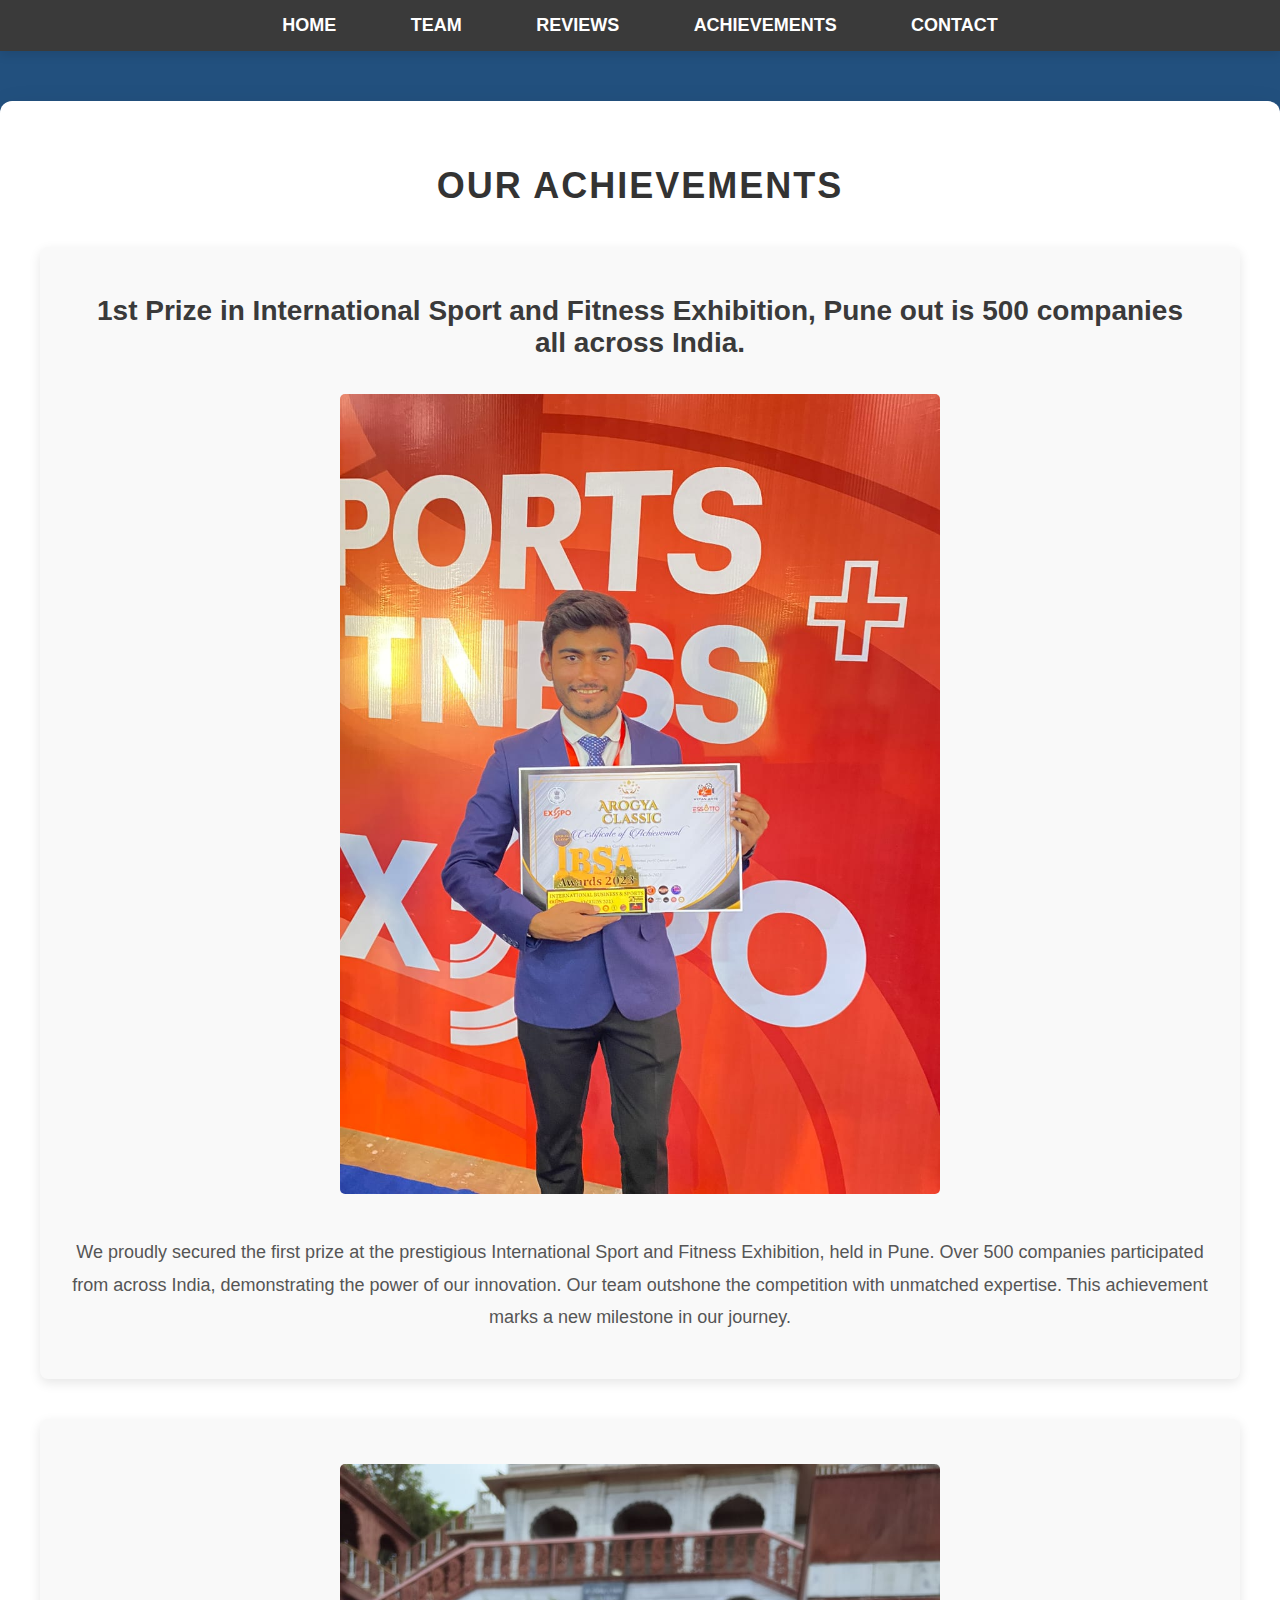
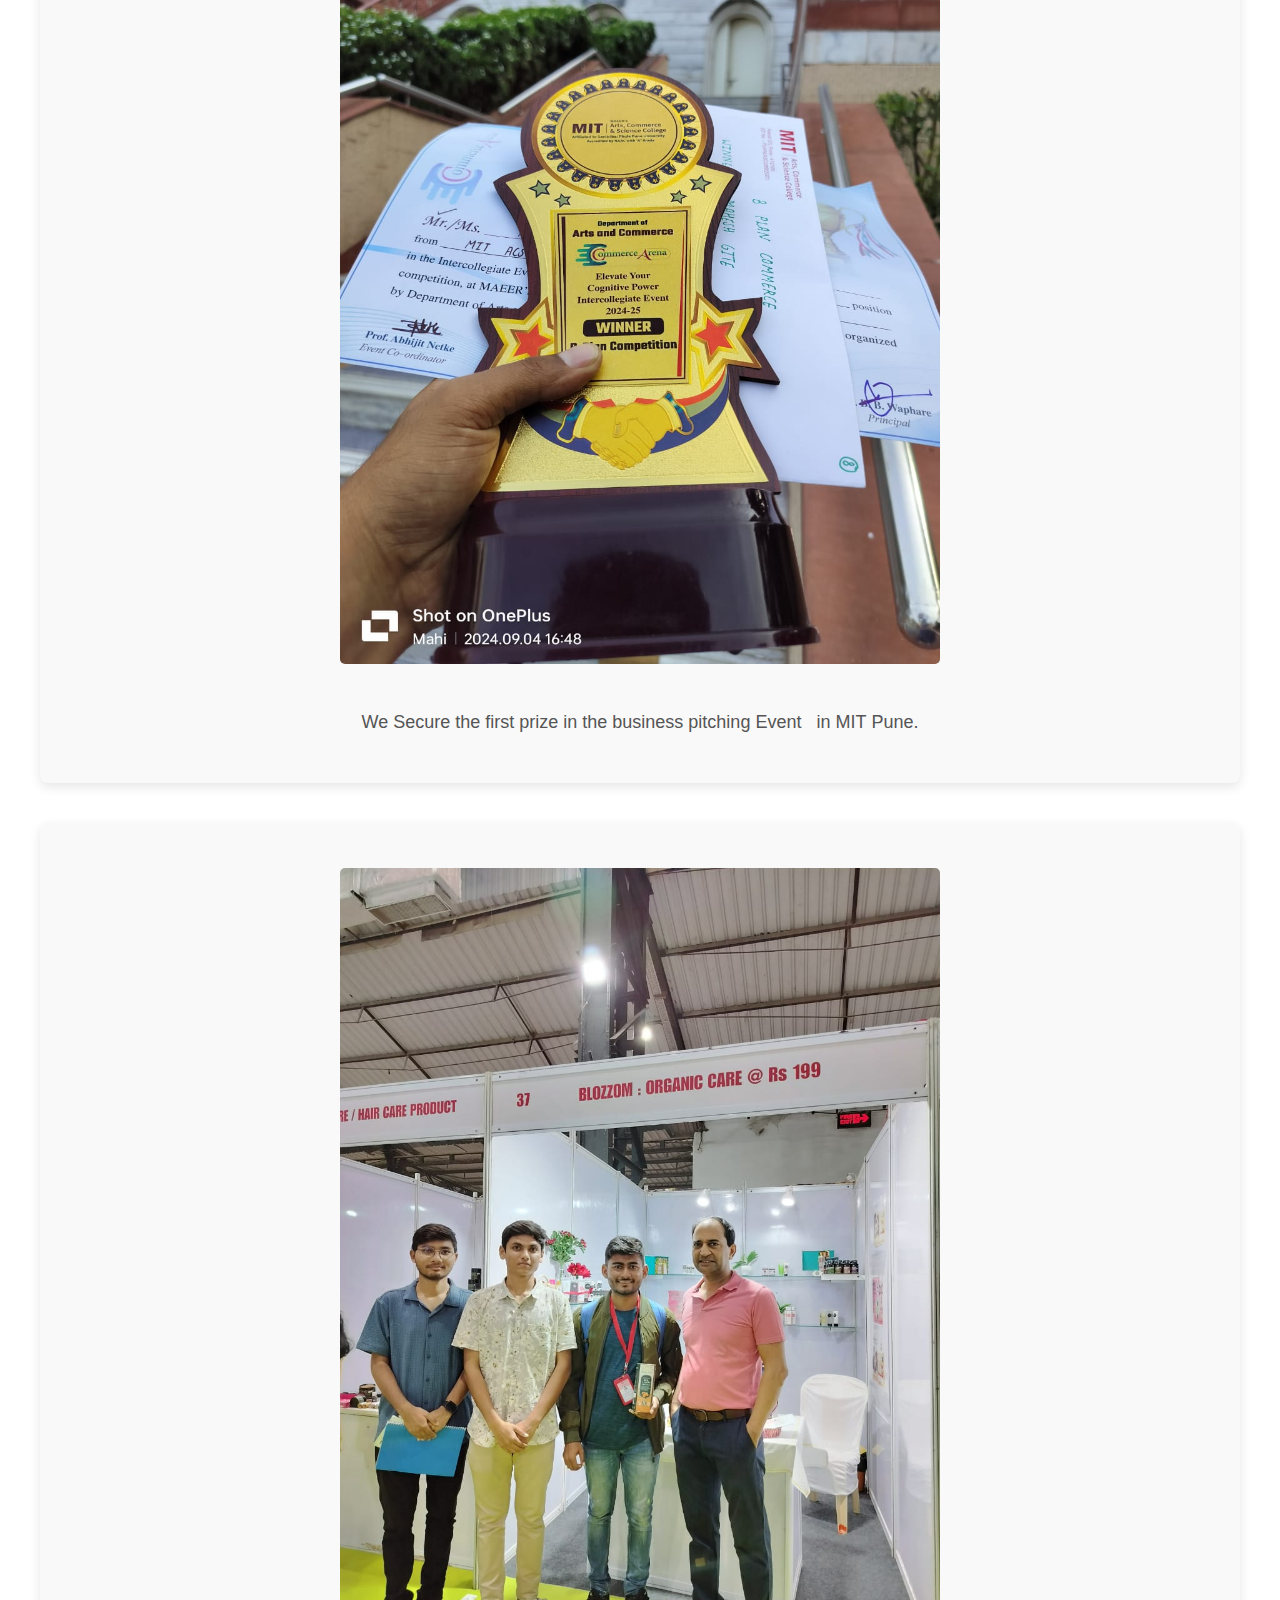
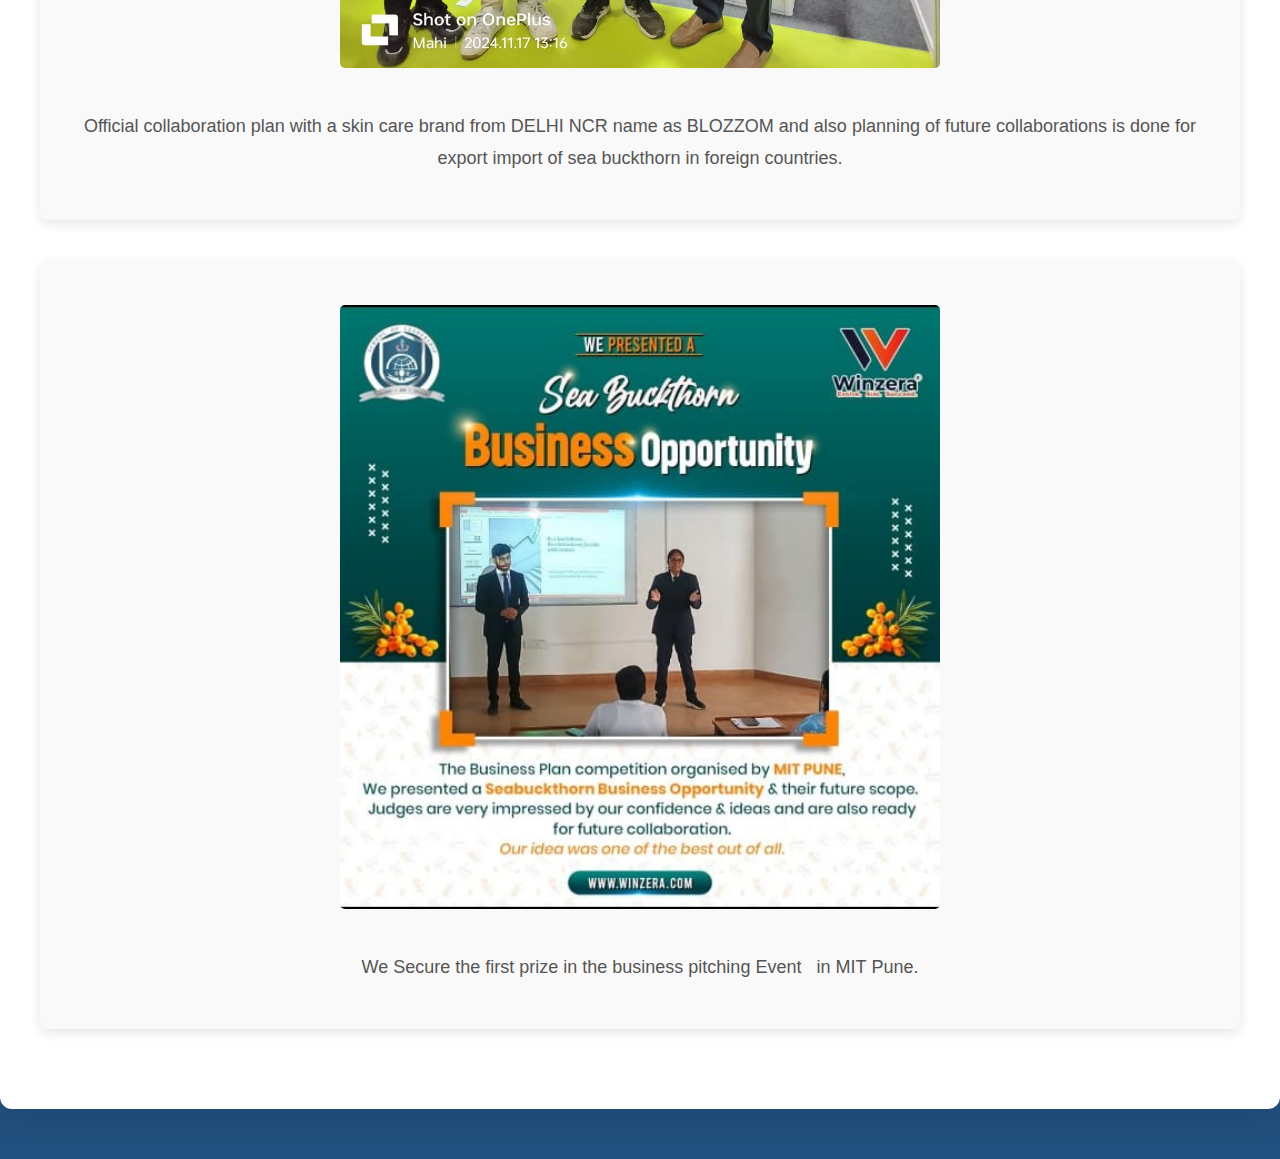
<file: achievements.html>
<!DOCTYPE html>
<html lang="en">
<head>
  <meta charset="UTF-8">
  <meta name="viewport" content="width=device-width, initial-scale=1.0">
  <title>Achievements</title>
  <link rel="stylesheet" href="achivement.css">

</head>
<body>
  <!-- Navigation Bar -->
  <header>
    <nav>
      <ul class="tab-links">
        <li class="tab"><a href="home.html">Home</a></li>
        <li class="tab"><a href="team.html">Team</a></li>
        <li class="tab"><a href="Review.html">Reviews</a></li>
                <li class="tab"><a href="achievements.html">Achievements</a></li>
        <li class="tab"><a href="contact.html">Contact</a></li>
      </ul>
    </nav>
  </header>

  <!-- Achievements Section -->
  <section id="achievements">
    <h1>Our Achievements</h1>

    <!-- Achievement 1 -->
    <div class="achievement" id="ach1">
   
      <h2>1st Prize in International Sport and Fitness Exhibition, Pune out is 500 companies all across India.</h2>
      <img src="ach1.jpg" alt="First Prize in Sport and Fitness Exhibition" />
      <p>
        We proudly secured the first prize at the prestigious International Sport and Fitness Exhibition, held in Pune. Over 500 companies participated from across India, demonstrating the power of our innovation. Our team outshone the competition with unmatched expertise. This achievement marks a new milestone in our journey.
      </p>
    </div>

    <!-- Achievement 2 -->
    <div class="achievement" id="ach2">
      <img src="ach2.jpg" alt="Best Innovation Award at National Fitness Conference" />
      <p>
        We Secure the first prize in the business pitching Event   in MIT Pune.  </p>
    </div>

    <!-- Achievement 3 -->
    <div class="achievement" id="ach3">
  
      <img src="ach3.jpg" alt="Top Fitness Startup of the Year 2023" />
      <p>
        Official collaboration plan with a skin care brand from DELHI NCR name as BLOZZOM and also planning of future collaborations is done for export import of sea buckthorn in foreign countries.     </p>
    </div>

    <!-- Achievement 4 -->
    <div class="achievement" id="ach4">
      <img src="ach4.jpg" alt="Global Recognition in Fitness Solutions" />
      <p>
        We Secure the first prize in the business pitching Event   in MIT Pune.  </p>
    </div>

  </section>
</body>
</html>
</file>
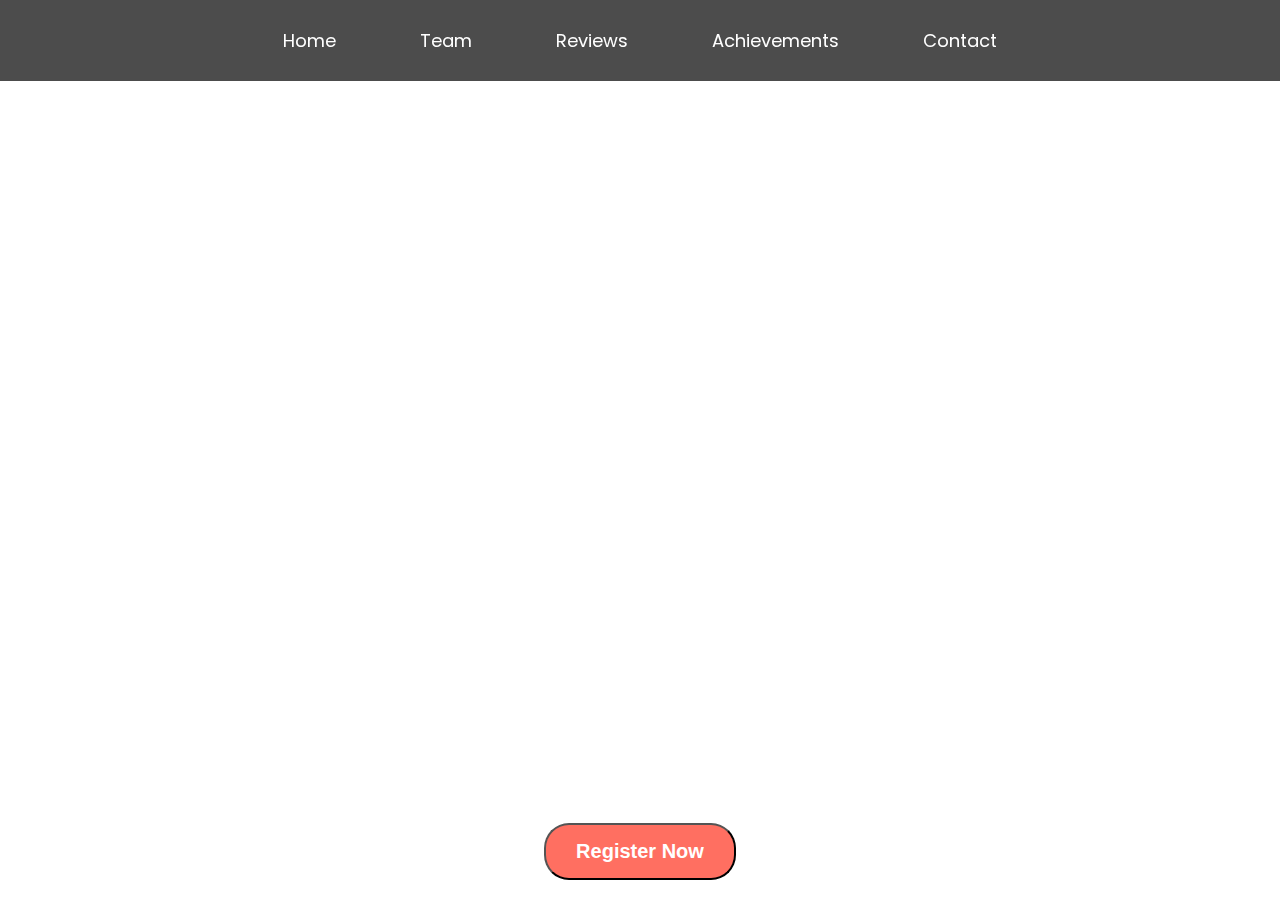
<file: home.html>
<!DOCTYPE html>
<html lang="en">
<head>
  <meta charset="UTF-8">
  <meta name="viewport" content="width=device-width, initial-scale=1.0">
  <title>Team - Mahesh.com</title>
  <link href="https://fonts.googleapis.com/css2?family=Roboto:wght@400;700&family=Poppins:wght@300;400;600&display=swap" rel="stylesheet">
  <link rel="stylesheet" href="home.css">
</head>
<body>
  <!-- Background Video -->
  <video id="background-video" autoplay loop muted>
    <source src="https://marketplace.canva.com/EAGXlsX3nHk/1/document_1440w/canva-8fWuHY28aRk.mp4" type="video/mp4">
    Your browser does not support the video tag.
  </video>

  <!-- Navigation Bar -->
  <header>
    <nav>
      <ul class="tab-links">
        <li class="tab"><a href="home.html">Home</a></li>
        <li class="tab"><a href="team.html">Team</a></li>
        <li class="tab"><a href="Review.html">Reviews</a></li>
        <li class="tab"><a href="achievements.html">Achievements</a></li>
        <li class="tab"><a href="contact.html">Contact</a></li>
      </ul>
    </nav>
  </header>

  <!-- Registration Button -->
  <div id="registration-button-container">
    <button class="register-btn" onclick="toggleRegistrationForm()">Register Now</button>
  </div>

  <!-- Registration Form (Initially Hidden) -->
  <div id="registration-form-container" class="form-container">
    <form id="registration-form" action="https://api.web3forms.com/submit" method="POST">
      <h2>Registration Form</h2>
      
      <!-- Student Name -->
      <div class="form-group">
        <input type="hidden" name="access_key" value="7ea8e3ff-9393-4f44-8ae1-84a250293c1b">
        <label for="student-name">Student Name:</label>
        <input type="text" id="student-name" name="student-name" required>
      </div>

      <!-- Address -->
      <div class="form-group">
        <label for="address">Address:</label>
        <textarea id="address" name="address" rows="4" required></textarea>
      </div>

      <!-- Phone Number -->
      <div class="form-group">
        <label for="phone">Phone Number:</label>
        <input type="tel" id="phone" name="phone" required pattern="[0-9]{10}" placeholder="1234567890">
      </div>

      <!-- Why do you want to join with us? -->
      <div class="form-group">
        <label for="reason">Why do you want to join with us?</label>
        <textarea id="reason" name="reason" rows="4" required></textarea>
      </div>
   
 
      <!-- Submit Button -->
      <div class="form-group">
        <button type="submit">Submit</button>
      </div>
    </form>
  </div>

  <!-- JavaScript -->
  <script>
    function toggleRegistrationForm() {
      var formContainer = document.getElementById('registration-form-container');
      formContainer.classList.toggle('visible');
    }
  </script>

</body>
</html>
</file>
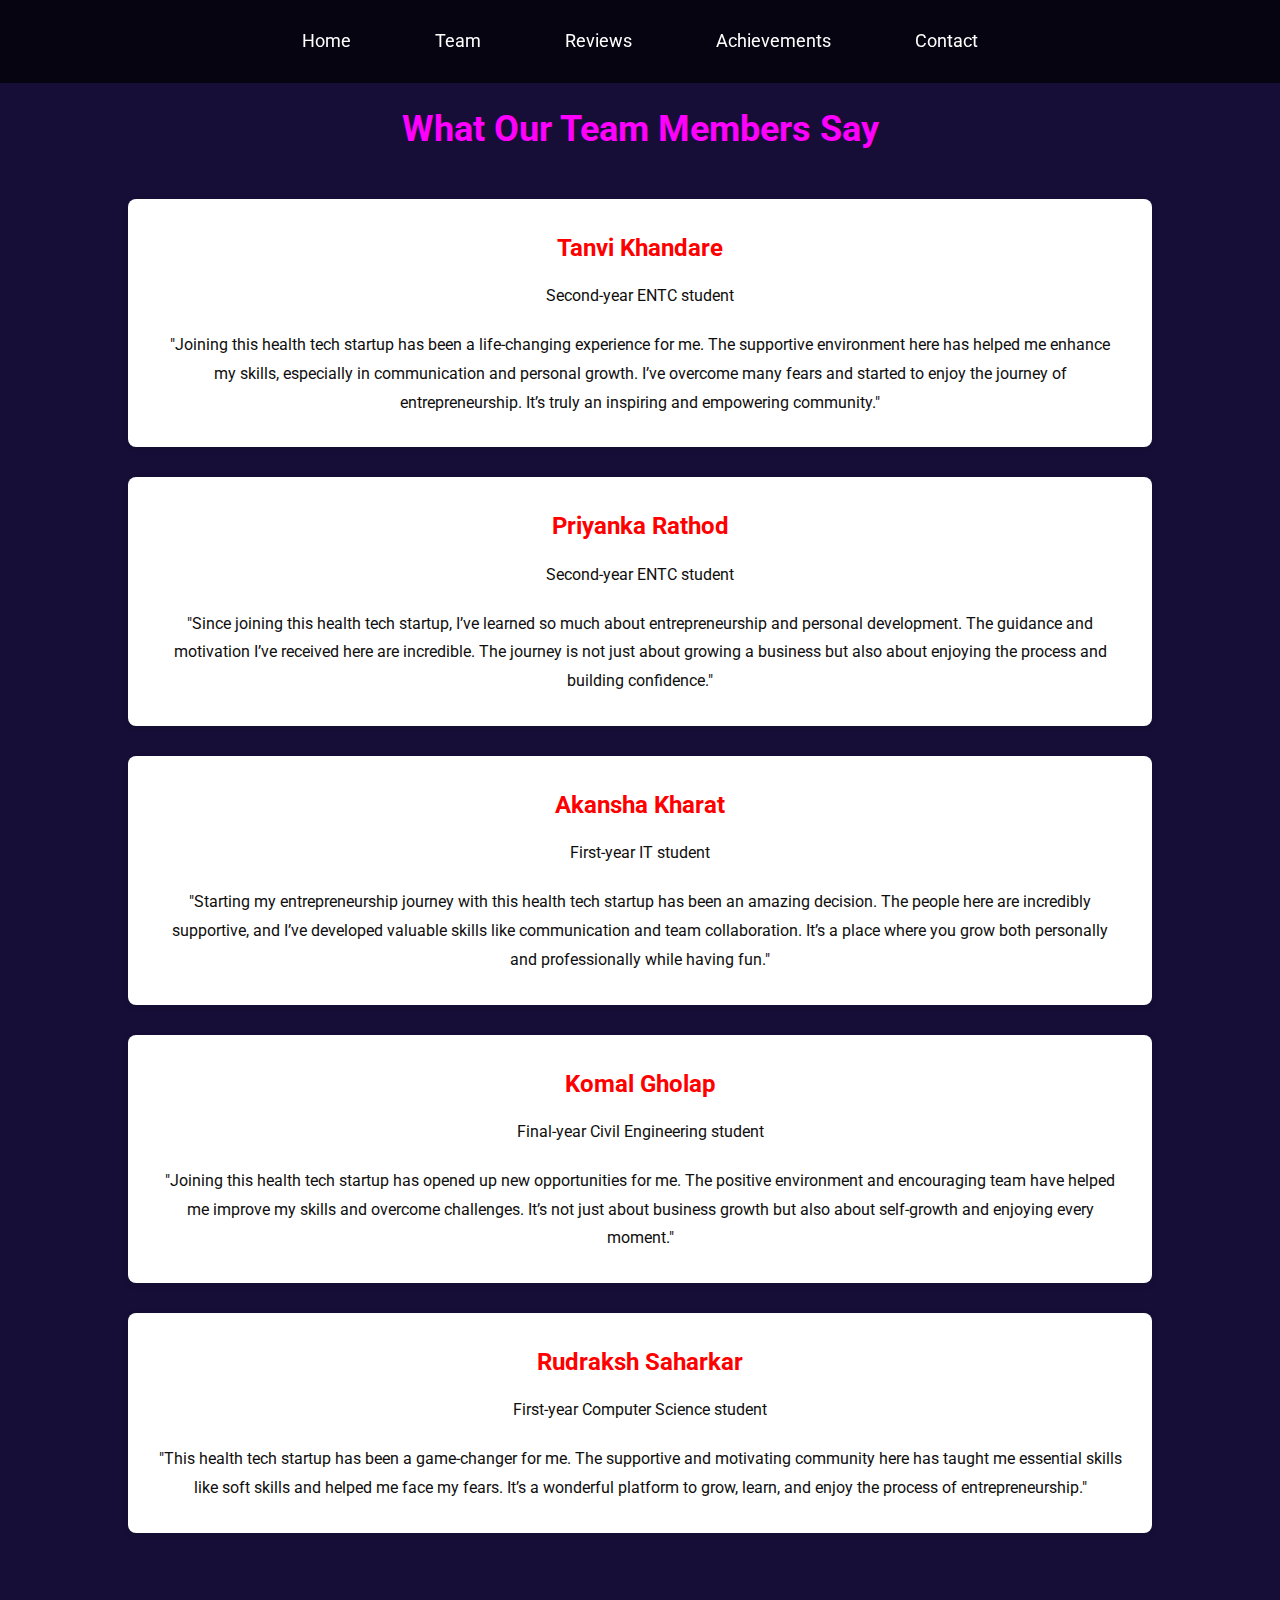
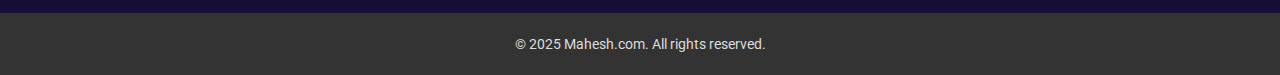
<file: review.html>
<!DOCTYPE html>
<html lang="en">
<head>
  <meta charset="UTF-8">
  <meta name="viewport" content="width=device-width, initial-scale=1.0">
  <title>Reviews - Mahesh.com</title>
  <link href="https://fonts.googleapis.com/css2?family=Roboto:wght@400;700&family=Poppins:wght@300;400;600&display=swap" rel="stylesheet">
  <link rel="stylesheet" href="review.css">
</head>
<body>
  <!-- Background Video
  <video id="background-video" autoplay loop muted>
    <source src="https://marketplace.canva.com/EAGXlsX3nHk/1/document_1440w/canva-8fWuHY28aRk.mp4" type="video/mp4">
    Your browser does not support the video tag.
  </video> -->

  <!-- Navigation Bar -->
  <header>
    <nav>
      <ul class="tab-links">
        <li class="tab"><a href="home.html">Home</a></li>
        <li class="tab"><a href="team.html">Team</a></li>
        <li class="tab"><a href="review.html">Reviews</a></li>
        <li class="tab"><a href="achievements.html">Achievements</a></li>
        <li class="tab"><a href="contact.html">Contact</a></li>
      </ul>
    </nav>
  </header>

  <!-- Reviews Section -->
  <section id="reviews">
    <div class="container">
      <br><br>
      <h1>What Our Team Members Say</h1>

      <!-- Review 1 -->
      <div class="review">
        <div class="review-header">
          <h3>Tanvi Khandare</h3>
          <p>Second-year ENTC student</p>
        </div>
        <p>"Joining this health tech startup has been a life-changing experience for me. The supportive environment here has helped me enhance my skills, especially in communication and personal growth. I’ve overcome many fears and started to enjoy the journey of entrepreneurship. It’s truly an inspiring and empowering community."</p>
      </div>

      <!-- Review 2 -->
      <div class="review">
        <div class="review-header">
          <h3>Priyanka Rathod</h3>
          <p>Second-year ENTC student</p>
        </div>
        <p>"Since joining this health tech startup, I’ve learned so much about entrepreneurship and personal development. The guidance and motivation I’ve received here are incredible. The journey is not just about growing a business but also about enjoying the process and building confidence."</p>
      </div>

      <!-- Review 3 -->
      <div class="review">
        <div class="review-header">
          <h3>Akansha Kharat</h3>
          <p>First-year IT student</p>
        </div>
        <p>"Starting my entrepreneurship journey with this health tech startup has been an amazing decision. The people here are incredibly supportive, and I’ve developed valuable skills like communication and team collaboration. It’s a place where you grow both personally and professionally while having fun."</p>
      </div>

      <!-- Review 4 -->
      <div class="review">
        <div class="review-header">
          <h3>Komal Gholap</h3>
          <p>Final-year Civil Engineering student</p>
        </div>
        <p>"Joining this health tech startup has opened up new opportunities for me. The positive environment and encouraging team have helped me improve my skills and overcome challenges. It’s not just about business growth but also about self-growth and enjoying every moment."</p>
      </div>

      <!-- Review 5 -->
      <div class="review">
        <div class="review-header">
          <h3>Rudraksh Saharkar</h3>
          <p>First-year Computer Science student</p>
        </div>
        <p>"This health tech startup has been a game-changer for me. The supportive and motivating community here has taught me essential skills like soft skills and helped me face my fears. It’s a wonderful platform to grow, learn, and enjoy the process of entrepreneurship."</p>
      </div>
    </div>
  </section>

  <!-- Footer -->
  <footer>
    <p>&copy; 2025 Mahesh.com. All rights reserved.</p>
  </footer>

</body>
</html>
</file>
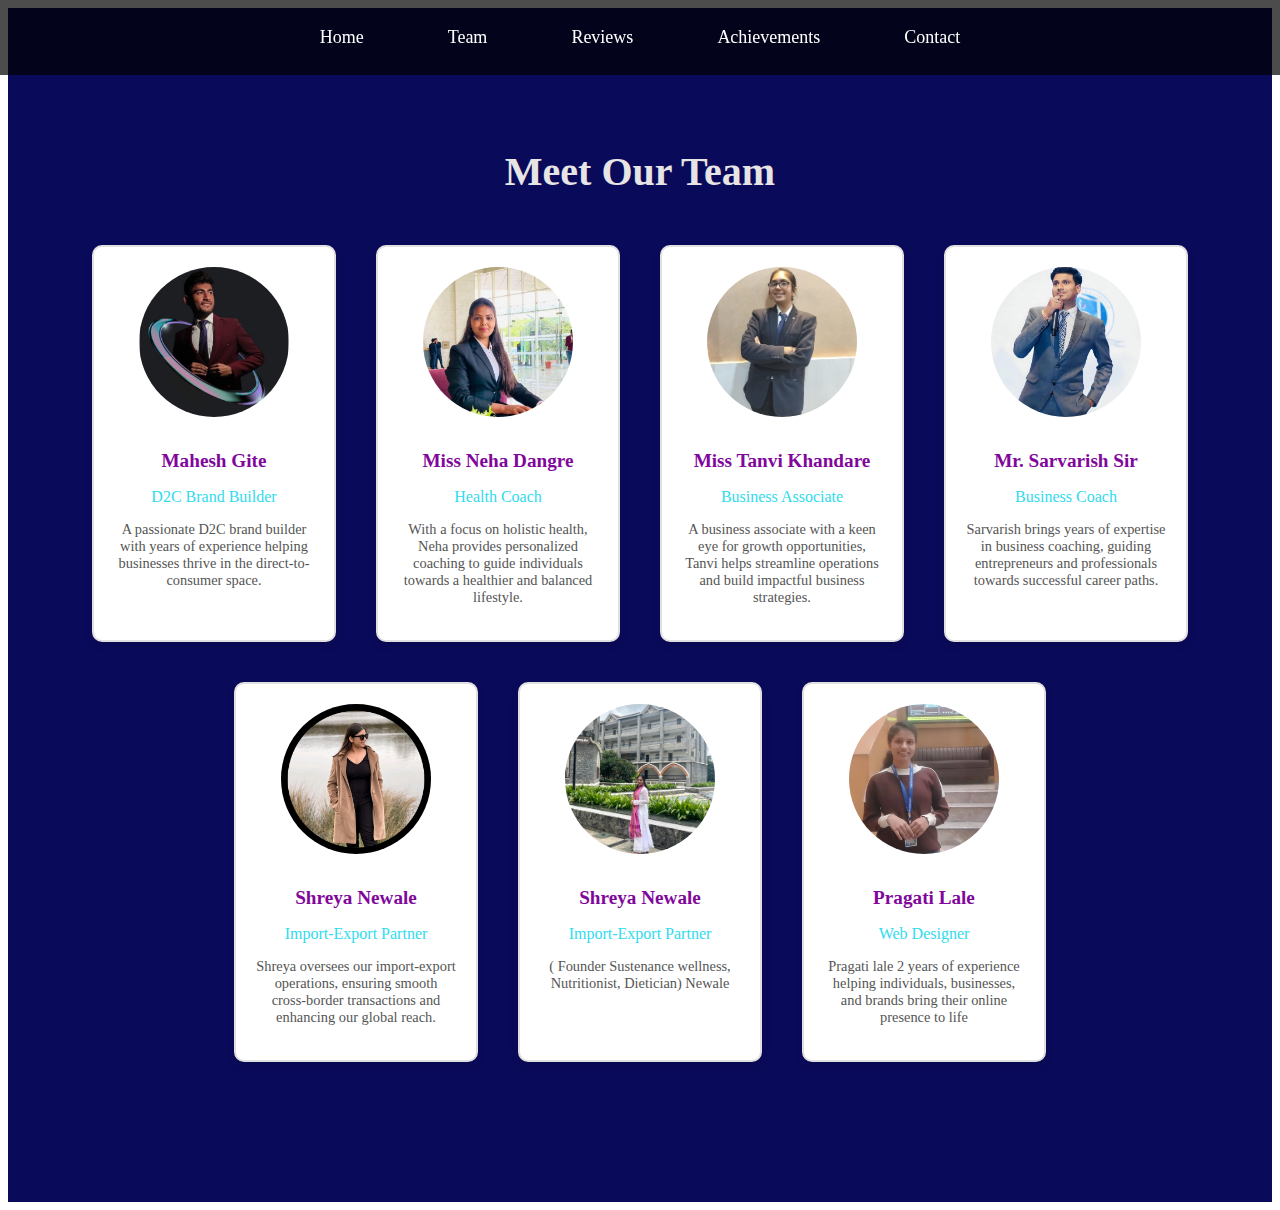
<file: team.html>
<!DOCTYPE html>
<html lang="en">
<head>
  <meta charset="UTF-8">
  <meta name="viewport" content="width=device-width, initial-scale=1.0">
  <title>Team - Mahesh.com</title>
  <link href="https://fonts.googleapis.com/css2?family=Roboto:wght@400;700&family=Poppins:wght@300;400;600&display=swap" rel="stylesheet">
  <link rel="stylesheet" href="team.css">
</head>
<body>
  <!-- Video Background -->


  <!-- Navigation Bar -->
  <header>
    <nav>
      <ul class="tab-links">
        <li class="tab"><a href="home.html">Home</a></li>
        <li class="tab"><a href="team.html">Team</a></li>
        <li class="tab"><a href="Review.html">Reviews</a></li>
                <li class="tab"><a href="achievements.html">Achievements</a></li>
        <li class="tab"><a href="contact.html">Contact</a></li>
      </ul>
    </nav>
  </header>

  <!-- Team Section -->
  <section id="team" class="tab-content">
    <h2>Meet Our Team</h2>
    <div class="team-container">
      <!-- Team Member 1 -->
      <div class="team-member">
        <img src="Mahesh_Gite.jpg" alt="Mahesh Gite" class="team-photo">
        <h3>Mahesh Gite</h3>
        <p class="role">D2C Brand Builder</p>
        <p class="description">A passionate D2C brand builder with years of experience helping businesses thrive in the direct-to-consumer space.</p>
      </div>

      <!-- Team Member 2 -->
      <div class="team-member">
        <img src="Neha_Dangre.jpg" alt="Miss Neha Dangre" class="team-photo">
        <h3>Miss Neha Dangre</h3>
        <p class="role">Health Coach</p>
        <p class="description">With a focus on holistic health, Neha provides personalized coaching to guide individuals towards a healthier and balanced lifestyle.</p>
      </div>

      <!-- Team Member 3 -->
      <div class="team-member">
        <img src="Tanvi_Khandare.jpg" alt="Miss Tanvi Khandare" class="team-photo">
        <h3>Miss Tanvi Khandare</h3>
        <p class="role">Business Associate</p>
        <p class="description">A business associate with a keen eye for growth opportunities, Tanvi helps streamline operations and build impactful business strategies.</p>
      </div>

      <!-- Team Member 4 -->
      <div class="team-member">
        <img src="Sarvarish_Sir.jpg" alt="Mr. Sarvarish Sir" class="team-photo">
        <h3>Mr. Sarvarish Sir</h3>
        <p class="role">Business Coach</p>
        <p class="description">Sarvarish brings years of expertise in business coaching, guiding entrepreneurs and professionals towards successful career paths.</p>
      </div>

      <!-- Team Member 5 -->
      <div class="team-member">
        <img src="Shreya_Newale.jpg" alt="Shreya Newale" class="team-photo">
        <h3>Shreya Newale</h3>
        <p class="role">Import-Export Partner</p>
        <p class="description">Shreya oversees our import-export operations, ensuring smooth cross-border transactions and enhancing our global reach.</p>
      </div>

      <div class="team-member">
        <img src="mam.jpg" alt="Sakshi Mahalle( Founder Sustenance wellness, Nutritionist, Dietician) Newale" class="team-photo">
        <h3>Shreya Newale</h3>
        <p class="role">Import-Export Partner</p>
        <p class="description">( Founder Sustenance wellness, Nutritionist, Dietician) Newale</p>
      </div>
        <div class="team-member">
          <img src="pragati.jpg" alt="pragti lale" class="team-photo">
          <h3>Pragati Lale</h3>
          <p class="role">Web Designer</p>
          <p class="description">Pragati lale 2  years of experience helping individuals, businesses, and brands bring their online presence to life  </div>
</div>
  </section>

  <script src="app.js"></script>
</body>
</html>
</file>
<file: achivement.css>
/* General Styling */
body {
    font-family: 'Segoe UI', Tahoma, Geneva, Verdana, sans-serif;
    margin: 0;
    padding: 0;
    background-color: #22507e;
    color: #18767d;
  }
  
  /* Navigation Bar Styling */
  header {
    background-color: #3a3a3a;
    color: white;
    padding: 15px 0;
    box-shadow: 0 4px 10px rgba(0, 0, 0, 0.1);
  }
  
  nav ul {
    list-style: none;
    padding: 0;
    margin: 0;
    text-align: center;
  }
  
  nav ul li {
    display: inline-block;
    margin: 0 20px;
  }
  
  nav ul li a {
    color: white;
    text-decoration: none;
    font-size: 18px;
    font-weight: bold;
    text-transform: uppercase;
    padding: 10px 15px;
    border-radius: 4px;
    transition: all 0.3s ease;
  }
  
  nav ul li a:hover {
    background-color: #ff6f61;
    color: white;
    box-shadow: 0 4px 8px rgba(0, 0, 0, 0.2);
    transform: translateY(-3px);
  }
  
  /* Achievements Section Styling */
  #achievements {
    margin: 50px auto;
    padding: 40px;
    background-color: white;
    border-radius: 12px;
    max-width: 1200px;
    box-shadow: 0 10px 30px rgba(0, 0, 0, 0.1);
    text-align: center;
  }
  
  #achievements h1 {
    font-size: 36px;
    color: #333;
    margin-bottom: 40px;
    font-weight: bold;
    text-transform: uppercase;
    letter-spacing: 2px;
  }
  
  /* Individual Achievement Styling */
  .achievement {
    background-color: #f9f9f9;
    padding: 25px;
    margin-bottom: 40px;
    border-radius: 8px;
    box-shadow: 0 4px 12px rgba(0, 0, 0, 0.1);
    transition: all 0.3s ease;
  }
  
  .achievement:hover {
    transform: translateY(-5px);
    box-shadow: 0 8px 20px rgba(0, 0, 0, 0.2);
  }
  
  .achievement h2 {
    font-size: 28px;
    color: #3a3a3a;
    margin-bottom: 15px;
    font-weight: 600;
  }
  
  .achievement p {
    font-size: 18px;
    color: #555;
    line-height: 1.8;
    margin-bottom: 20px;
  }
  
  .achievement img {
    width: 100%;
    max-width: 600px;
    height: auto;
    border-radius: 5px;
    margin: 20px auto;
    transition: all 0.3s ease;
  }
  
  .achievement img:hover {
    transform: scale(1.05);
    box-shadow: 0 8px 20px rgba(0, 0, 0, 0.2);
  }
  
  /* Button Style (for any CTA if needed) */
  .achievement button {
    background-color: #ff6f61;
    color: white;
    font-size: 16px;
    padding: 10px 20px;
    border: none;
    border-radius: 25px;
    cursor: pointer;
    transition: all 0.3s ease;
  }
  
  .achievement button:hover {
    background-color: #ff4a35;
    transform: translateY(-2px);
  }
  
  /* Responsive Design */
  @media (max-width: 768px) {
    nav ul li {
      display: block;
      margin: 10px 0;
    }
  
    #achievements {
      margin: 20px;
      padding: 20px;
    }
  
    .achievement {
      margin-bottom: 20px;
      padding: 15px;
    }
  
    .achievement img {
      max-width: 100%;
    }
  }
</file>
<file: team.css>
/* Navigation Bar */
header {
    position: fixed;
    top: 0;
    left: 0;
    width: 100%;
    background-color: rgba(0, 0, 0, 0.7); /* Semi-transparent background */
    padding: 10px 0;
    z-index: 10;
    text-align: center;
  }
  
  /* Navigation Tabs */
  nav ul {
    list-style: none;
    display: flex;
    justify-content: center;
    padding: 0;
    margin: 0;
  }
  
  nav ul .tab {
    padding: 15px 25px;
    cursor: pointer;
    font-size: 18px;
    margin: 0 15px;
    background-color: transparent; /* No background color for tabs */
    color: #fff; /* White text by default */
    border: 2px solid transparent; /* Initially transparent border */
    border-radius: 5px; /* Set border radius to 5px */
    transition: background-color 0.3s ease, color 0.3s ease, transform 0.3s ease, border 0.3s ease;
  }
  
  /* Remove hyperlink default styling */
  nav ul .tab a {
    text-decoration: none; /* Remove underline */
    color: inherit; /* Inherit color from parent (which is white) */
  }
  
  /* Hover Effect for Tabs */
  nav ul .tab:hover {
    color: #fff; /* White text on hover */
     border-radius:5PX;
    border-image: linear-gradient(to right, rgb(218, 10, 218), cyan) 2; /* Gradient border */
    transform: scale(1.1); /* Slight scaling on hover */
  }
  
  /* Team Page Styling */
  .team-member {
    text-align: center;
    margin: 20px;
    background-color: #031010;
  }
  
  .team-member img {
    border-radius: 50%; /* Makes images round */
    width: 150px;
    height: 150px;
    object-fit: cover;
    margin-bottom: 10px;

  }
  
  .team-member p {
    font-size: 16px;
    color: #fff;
  }
  
  h2 {
    text-align: center;
    margin-top: 20px;
    color: #fff; /* Ensures heading text is also white */
  }
  

/* Team Section */
#team {
    padding: 120px 20px; /* Padding to ensure space for fixed navbar */
    background-color: #f4f4f4;
    text-align: center;
    background-color: rgb(10, 10, 90);
}

#team h2 {
    font-size: 2.5rem;
    font-weight: 600;
    margin-bottom: 30px;
    color: #e6e4e4;
}

/* Team Members */
.team-container {
    display: flex;
    justify-content: center;
    flex-wrap: wrap;
   
}

.team-member {
    background-color: white;
    border-radius: 10px;
    box-shadow: 0 4px 8px rgba(0, 0, 0, 0.1);
    padding: 20px;
    max-width: 200px;
    text-align: center;
    transition: transform 0.3s ease, box-shadow 0.3s ease, background-color 0.3s ease, border-color 0.3s ease;
    border: 2px solid #e0e0e0; /* Default border color */
   

}

/* Image */
.team-photo {
    width: 120px;
    height: 120px;
    border-radius: 50%; /* Round images */
    object-fit: cover;
    margin-bottom: 15px;
}

/* Team Member Details */
.team-member h3 {
    font-size: 1.2rem;
    font-weight: bold;
    color: #81079c;
    margin-bottom: 5px;
}

.team-member .role {
    font-size: 1rem;
    color: #31dbee;
    margin-bottom: 10px;
}

.team-member .description {
    font-size: 0.9rem;
    color: #555;
}

/* Hover effect for team member cards */
.team-member:hover {
    transform: translateY(-10px); /* Slight lift */
    box-shadow: 0 8px 16px rgba(0, 0, 0, 0.2); /* Deeper shadow */
    background-color: #031010; /* Change background color on hover */
    border-color: #dcdce6; /* Change border color */
}

.team-member:hover h3 {
    color: white; /* Change name text color on hover */
}

.team-member:hover .role, .team-member:hover .description {
    color: white; /* Change text color for role and description on hover */
}

/* Media Queries for Responsiveness */
@media screen and (max-width: 768px) {
    .team-container {
        flex-direction: column
        align-items: center;
    }

    .team-member {
        max-width: 300px;
    }

    #team h2 {
        font-size: 2rem;
    }

    .team-member h3 {
        font-size: 1.1rem;
    }
}
</file>
<file: home.css>
/* Basic Reset */



* {
  margin: 0;
  padding: 0;
  box-sizing: border-box;
}

/* Body and Full Screen Setup */
body {
  font-family: 'Poppins', sans-serif;
  height: 100vh;
  margin: 0;
  color: #fff;
}

/* Background Video */
#background-video {
  position: absolute;
  top: 0;
  left: 0;
  width: 100%;
  height: 100%;
  object-fit: cover;
  z-index: -1;
}

/* Navigation Bar */
header {
  position: fixed;
  top: 0;
  left: 0;
  width: 100%;
  background-color: rgba(0, 0, 0, 0.7); /* Semi-transparent background */
  padding: 10px 0;
  z-index: 10;
  text-align: center;
}

/* Navigation Tabs */
nav ul {
  list-style: none;
  display: flex;
  justify-content: center;
  padding: 0;
  margin: 0;
}

nav ul .tab {
  padding: 15px 25px;
  cursor: pointer;
  font-size: 18px;
  margin: 0 15px;
  background-color: transparent; /* No background color for tabs */
  color: #fff; /* White text by default */
  border: 2px solid transparent; /* Initially transparent border */
  border-radius: 5px; /* Set border radius to 5px */
  transition: background-color 0.3s ease, color 0.3s ease, transform 0.3s ease, border 0.3s ease;
}

/* Remove hyperlink default styling */
nav ul .tab a {
  text-decoration: none; /* Remove underline */
  color: inherit; /* Inherit color from parent (which is white) */
}

/* Hover Effect for Tabs */
nav ul .tab:hover {
  color: #fff; /* White text on hover */
   border-radius:5PX;
  border-image: linear-gradient(to right, rgb(218, 10, 218), cyan) 2; /* Gradient border */
  transform: scale(1.1); /* Slight scaling on hover */
}

/* Team Page Styling */
.team-member {
  text-align: center;
  margin: 20px;
}

.team-member img {
  border-radius: 50%; /* Makes images round */
  width: 150px;
  height: 150px;
  object-fit: cover;
  margin-bottom: 10px;
}

.team-member p {
  font-size: 16px;
  color: #fff;
}

h2 {
  text-align: center;
  margin-top: 20px;
  color: #fff; /* Ensures heading text is also white */
}

/* Registration Button Styling */
#registration-button-container {
  position: absolute;
  bottom: 20px;
  width: 100%;
  text-align: center;
}

.register-btn {
  background-color: #ff6f61;
  color: white;
  padding: 15px 30px;
  text-decoration: none;
  font-size: 20px;
  font-weight: bold;
  border-radius: 25px;
  display: inline-block;
  transition: all 0.3s ease;
}

.register-btn:hover {
  background-color: #ff4a35;
  transform: translateY(-2px);
}

/* Registration Form Styling */
.form-container {
  display: none;
  position: absolute;
  top: 100px;
  left: 50%;
  transform: translateX(-50%);
  background-color: white;
  padding: 30px;
  border-radius: 10px;
  box-shadow: 0 10px 30px rgba(0, 0, 0, 0.1);
  width: 50%;
  z-index: 2;
}

.form-container.visible {
  display: block;
}

#registration-form h2 {
  text-align: center;
  font-size: 24px;
  margin-bottom: 20px;
  color: #333;
}

.form-group {
  margin-bottom: 20px;
}

.form-group label {
  font-size: 16px;
  color: #333;
  display: block;
  margin-bottom: 5px;
}

.form-group input,
.form-group textarea {
  width: 100%;
  padding: 12px;
  border: 1px solid #ccc;
  border-radius: 5px;
  font-size: 16px;
  color: #555;
  box-sizing: border-box;
}

.form-group button {
  background-color: #ff6f61;
  color: white;
  padding: 12px 20px;
  border: none;
  border-radius: 25px;
  font-size: 18px;
  cursor: pointer;
  width: 100%;
  transition: all 0.3s ease;
}

.form-group button:hover {
  background-color: #ff4a35;
  transform: translateY(-2px);
}

/* Responsive Design */
@media (max-width: 768px) {
  .form-container {
    width: 80%;
  }

  .register-btn {
    font-size: 18px;
    padding: 12px 25px;
  }
}
</file>
<file: review.css>
/* Global Styles */
body {
    font-family: 'Roboto', sans-serif;
    background-color: rgba(13, 6, 42, 0.7);
    margin: 0;
    padding: 0;
    line-height: 1.6;
  }
  
  /* Basic Reset */
  * {
    margin: 0;
    padding: 0;
    box-sizing: border-box;
  }
  
  /* Navigation Bar */
  header {
    position: fixed;
    top: 0;
    left: 0;
    width: 100%;
    background-color: rgba(0, 0, 0, 0.7); /* Semi-transparent background */
    padding: 10px 0;
    z-index: 10;
    text-align: center;
  }
  
  /* Navigation Tabs */
  nav ul {
    list-style: none;
    display: flex;
    justify-content: center;
    padding: 0;
    margin: 0;
  }
  
  nav ul .tab {
    padding: 15px 25px;
    cursor: pointer;
    font-size: 18px;
    margin: 0 15px;
    background-color: transparent; /* No background color for tabs */
    color: #fff; /* White text by default */
    border: 2px solid transparent; /* Initially transparent border */
    border-radius: 5px; /* Set border radius to 5px */
    transition: background-color 0.3s ease, color 0.3s ease, transform 0.3s ease, border 0.3s ease;
  }
  
  /* Remove hyperlink default styling */
  nav ul .tab a {
    text-decoration: none; /* Remove underline */
    color: inherit; /* Inherit color from parent (which is white) */
  }
  
  /* Hover Effect for Tabs */
  nav ul .tab:hover {
    color: white; /* White text on hover */
    border-radius: 5px;
    border-image: linear-gradient(to right, rgb(218, 10, 218), cyan) 2; /* Gradient border */
    transform: scale(1.1); /* Slight scaling on hover */
  }
  
  /* Reviews Section */
  #reviews {
    background-color: rgba(16, 7, 49, 0.9);
    padding: 50px 0;
    text-align: center;
  }
  
  #reviews .container {
    width: 80%;
    margin: 0 auto;
  }
  
  /* Updated color for h1 tag */
  #reviews h1 {
    font-size: 36px;
  
    color: magenta; /* Darker, more professional heading color */
    margin-bottom: 40px;
  }
  
  /* Review Styling */
  .review {
    background: white;
    padding: 30px;
    margin-bottom: 30px;
    border-radius: 8px;
    box-shadow: 0 2px 6px rgba(0, 0, 0, 0.1);
    transition: transform 0.3s ease, box-shadow 0.3s ease, background-color 0.3s ease, color 0.3s ease;
  }
  
  /* Hover Effect on Review Card */
  .review:hover {
    /* Background turns black on hover */
    color:white; /* Text turns white on hover */
    transform: translateY(-5px); /* Slight lifting effect */
    box-shadow: 0 4px 15px rgba(0, 0, 0, 0.2); /* Stronger shadow for focus effect */
  }
  
  /* Review Header */
  .review-header {
    text-align: center;
    margin-bottom: 20px;
  }
  
  /* Hover Effect on Review Title */
  .review-header h3 {
    font-size: 24px;
    color: red;
    margin-bottom: 10px;
    transition: color 0.3s ease;
  }
  
  /* Change color of review title on hover */
  .review-header h3:hover {
    color:magenta; /* Professional color change on hover (a soft red) */
  }
  
  .review-header p {
    font-size: 18px;
    color: #11410e;
  }
  
  /* Review Content */
  .review p {
    font-size: 16px;
    color: #0f0e0e;
    line-height: 1.8;
    margin-top: 15px;
  }
 
  
  
  /* Footer */
  footer {
    text-align: center;
    background: #333;
    color: white;
    padding: 20px;
    position: relative;
    bottom: 0;
    width: 100%;
  }
  
  footer p {
    font-size: 14px;
    color: #ddd;
  }
  
  /* Responsive Design for Mobile */
  @media (max-width: 768px) {
    header {
      padding: 10px 0;
    }
  
    nav ul .tab {
      padding: 12px 20px;
      font-size: 16px;
    }
  
    #reviews h1 {
      font-size: 28px;
    }
  
    .review {
      padding: 20px;
    }
  }
</file>
